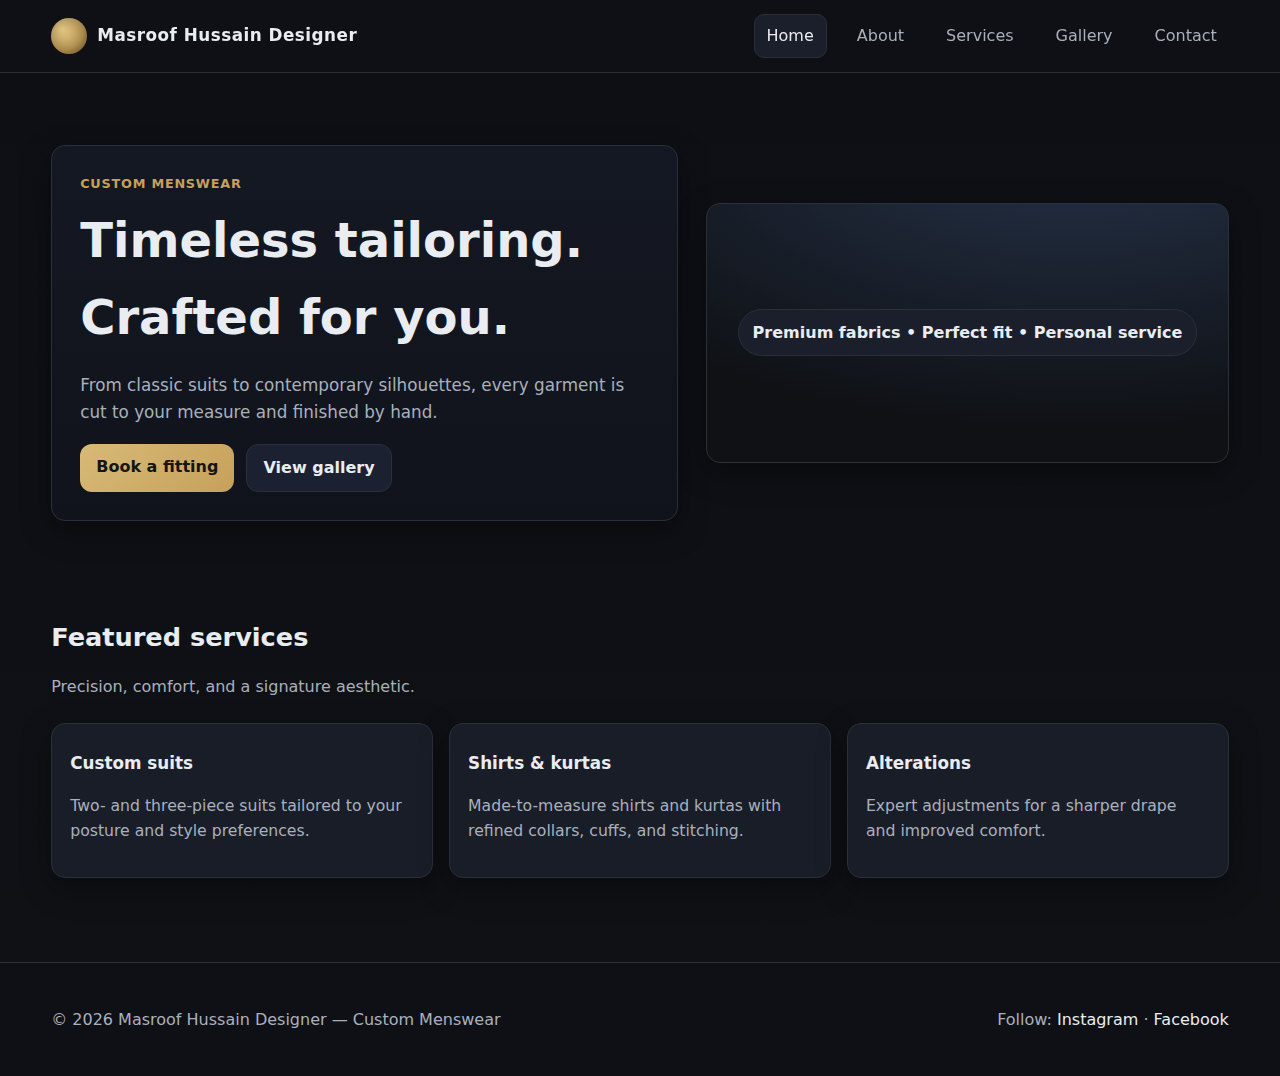
<file: website/index.html>
<!-- index.html -->
<!DOCTYPE html>
<html lang="en">
<head>
  <meta charset="UTF-8" />
  <meta name="viewport" content="width=device-width, initial-scale=1.0"/>
  <title>Masroof Hussain Designer — Custom Menswear</title>
  <link rel="stylesheet" href="style.css"/>
</head>
<body>
  <!-- Header -->
  <?!-- copy the shared header HTML here if no includes -->
  

  <header class="header">
    <div class="container nav">
      <a href="index.html" class="brand">
        <div class="brand-logo" aria-hidden="true"></div>
        <span>Masroof Hussain Designer</span>
      </a>
      <nav class="nav-links">
        <a data-nav href="index.html">Home</a>
        <a data-nav href="about.html">About</a>
        <a data-nav href="services.html">Services</a>
        <a data-nav href="gallery.html">Gallery</a>
        <a data-nav href="contact.html">Contact</a>
      </nav>
      <button class="menu-btn" data-menu-btn>Menu</button>
    </div>
    <div class="container mobile-nav" data-mobile-nav>
      <a data-nav href="index.html">Home</a>
      <a data-nav href="about.html">About</a>
      <a data-nav href="services.html">Services</a>
      <a data-nav href="gallery.html">Gallery</a>
      <a data-nav href="contact.html">Contact</a>
    </div>
  </header>

  <main>
    <section class="container hero">
      <div class="hero-card">
        <div class="eyebrow">Custom menswear</div>
        <h1 class="h1">Timeless tailoring. Crafted for you.</h1>
        <p class="lead">From classic suits to contemporary silhouettes, every garment is cut to your measure and finished by hand.</p>
        <div class="cta-row">
          <a class="btn btn-primary" href="contact.html">Book a fitting</a>
          <a class="btn" href="gallery.html">View gallery</a>
        </div>
      </div>
      <div class="hero-media">
        <span class="hero-tag">Premium fabrics • Perfect fit • Personal service</span>
      </div>
    </section>

    <section class="section">
      <div class="container">
        <h2>Featured services</h2>
        <p class="sub">Precision, comfort, and a signature aesthetic.</p>
        <div class="cards">
          <article class="card">
            <h3>Custom suits</h3>
            <p>Two- and three-piece suits tailored to your posture and style preferences.</p>
          </article>
          <article class="card">
            <h3>Shirts & kurtas</h3>
            <p>Made-to-measure shirts and kurtas with refined collars, cuffs, and stitching.</p>
          </article>
          <article class="card">
            <h3>Alterations</h3>
            <p>Expert adjustments for a sharper drape and improved comfort.</p>
          </article>
        </div>
      </div>
    </section>
  </main>

  <!-- Footer -->
  <footer class="footer">
    <div class="container">
      <div style="display:flex; flex-wrap:wrap; gap:10px; justify-content:space-between; align-items:center;">
        <p>© <span id="year"></span> Masroof Hussain Designer — Custom Menswear</p>
        <p>Follow: <a href="#">Instagram</a> · <a href="#">Facebook</a></p>
      </div>
    </div>
    <script>document.getElementById('year').textContent = new Date().getFullYear();</script>
  </footer>

  <script src="script.js"></script>
</body>
</html>
</file>
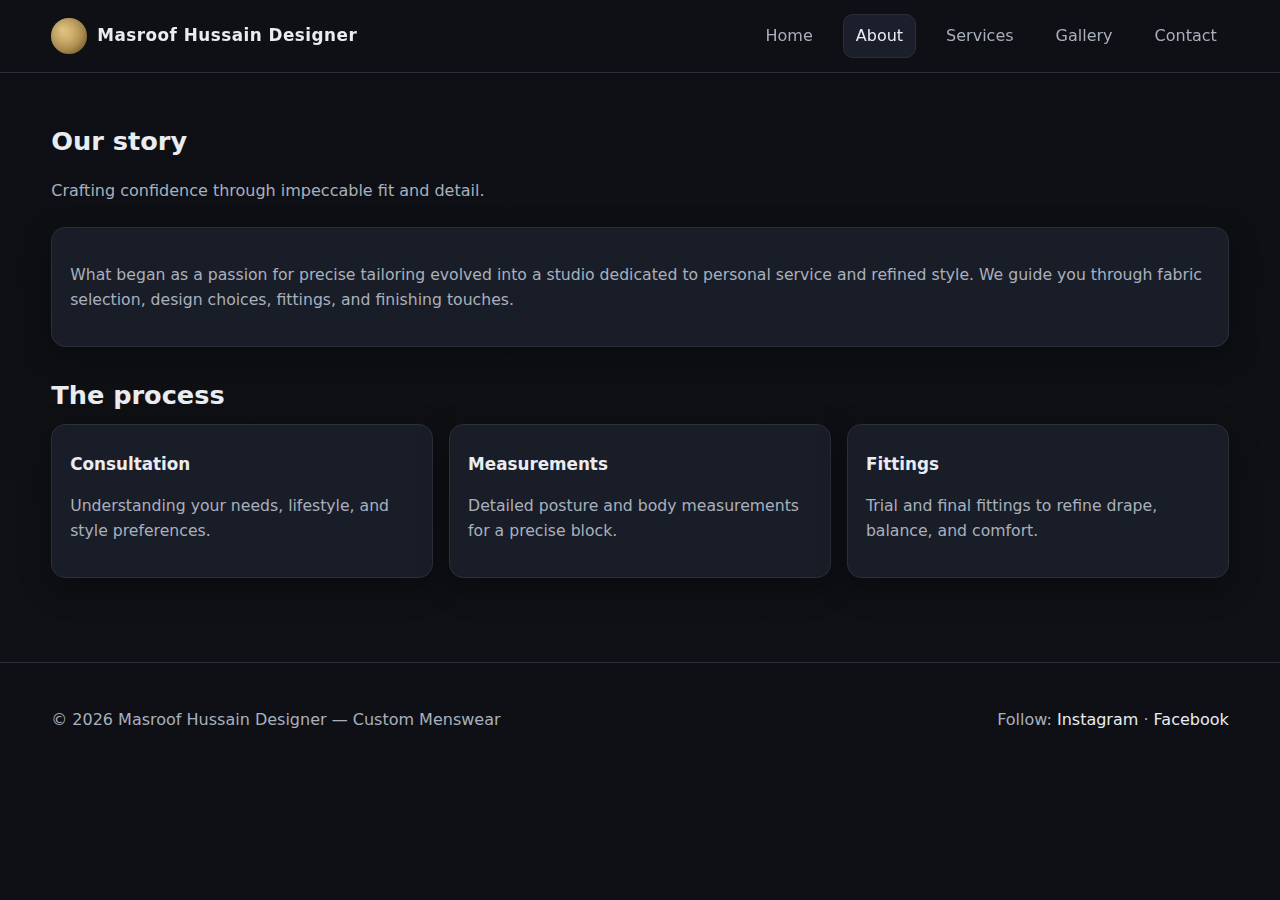
<file: website/about.html>
<!-- about.html -->
<!DOCTYPE html>
<html lang="en">
<head>
  <meta charset="UTF-8" />
  <meta name="viewport" content="width=device-width, initial-scale=1.0"/>
  <title>About — Masroof Hussain Designer</title>
  <link rel="stylesheet" href="style.css"/>
</head>
<body>
  <!-- Header -->
  <header class="header">
    <div class="container nav">
      <a href="index.html" class="brand"><div class="brand-logo"></div><span>Masroof Hussain Designer</span></a>
      <nav class="nav-links">
        <a data-nav href="index.html">Home</a>
        <a data-nav href="about.html">About</a>
        <a data-nav href="services.html">Services</a>
        <a data-nav href="gallery.html">Gallery</a>
        <a data-nav href="contact.html">Contact</a>
      </nav>
      <button class="menu-btn" data-menu-btn>Menu</button>
    </div>
    <div class="container mobile-nav" data-mobile-nav>
      <a data-nav href="index.html">Home</a>
      <a data-nav href="about.html">About</a>
      <a data-nav href="services.html">Services</a>
      <a data-nav href="gallery.html">Gallery</a>
      <a data-nav href="contact.html">Contact</a>
    </div>
  </header>

  <main class="section">
    <div class="container">
      <h2>Our story</h2>
      <p class="sub">Crafting confidence through impeccable fit and detail.</p>
      <div class="card">
        <p>What began as a passion for precise tailoring evolved into a studio dedicated to personal service and refined style. We guide you through fabric selection, design choices, fittings, and finishing touches.</p>
      </div>

      <h2 style="margin-top:28px;">The process</h2>
      <div class="cards">
        <article class="card">
          <h3>Consultation</h3>
          <p>Understanding your needs, lifestyle, and style preferences.</p>
        </article>
        <article class="card">
          <h3>Measurements</h3>
          <p>Detailed posture and body measurements for a precise block.</p>
        </article>
        <article class="card">
          <h3>Fittings</h3>
          <p>Trial and final fittings to refine drape, balance, and comfort.</p>
        </article>
      </div>
    </div>
  </main>

  <!-- Footer -->
  <footer class="footer">
    <div class="container">
      <div style="display:flex; flex-wrap:wrap; gap:10px; justify-content:space-between; align-items:center;">
        <p>© <span id="year"></span> Masroof Hussain Designer — Custom Menswear</p>
        <p>Follow: <a href="#">Instagram</a> · <a href="#">Facebook</a></p>
      </div>
    </div>
    <script>document.getElementById('year').textContent = new Date().getFullYear();</script>
  </footer>

  <script src="script.js"></script>
</body>
</html>
</file>
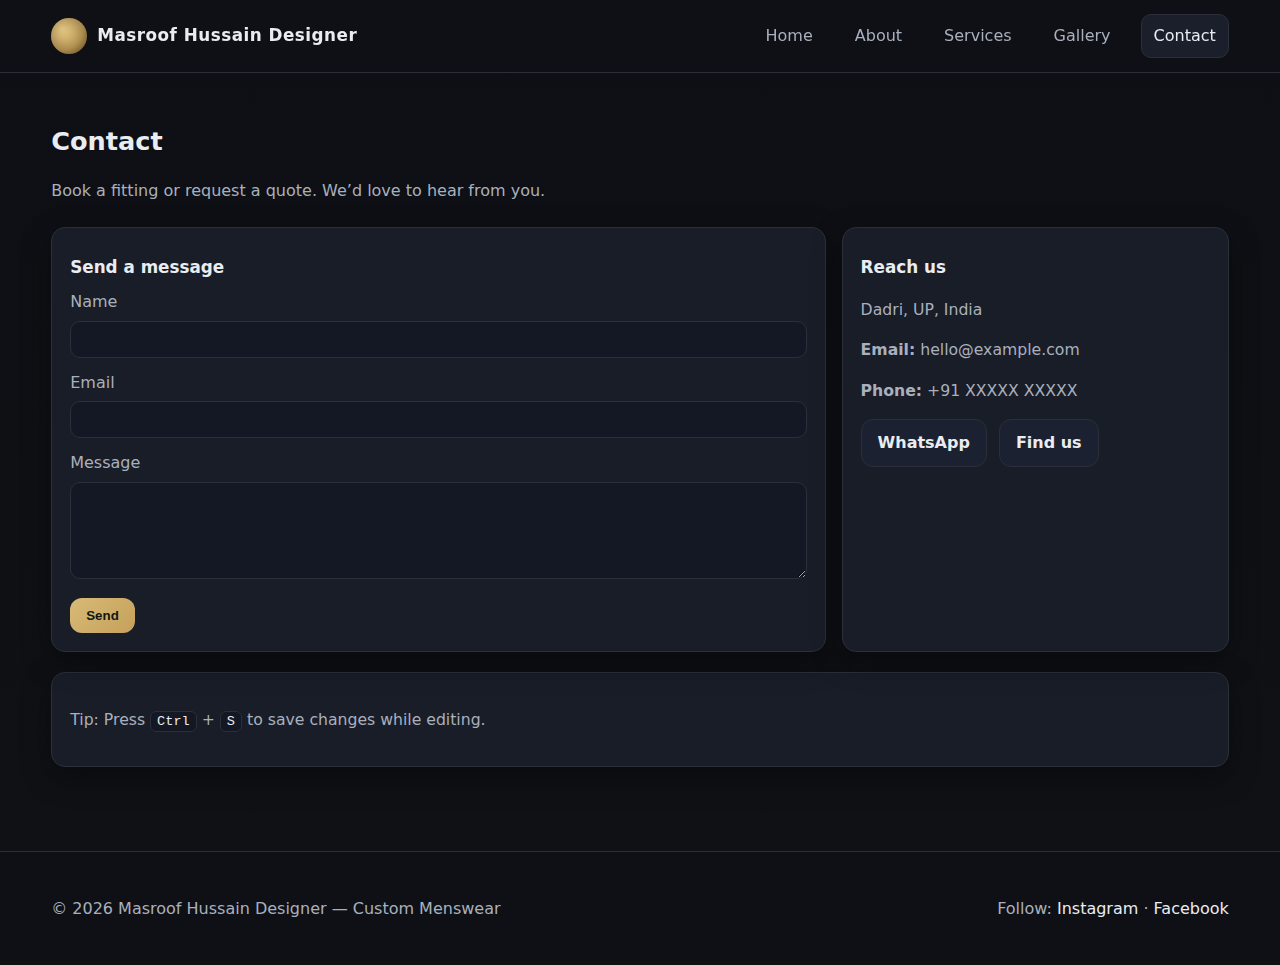
<file: website/contact.html>
<!-- contact.html -->
<!DOCTYPE html>
<html lang="en">
<head>
  <meta charset="UTF-8" />
  <meta name="viewport" content="width=device-width, initial-scale=1.0"/>
  <title>Contact — Masroof Hussain Designer</title>
  <link rel="stylesheet" href="style.css"/>
</head>
<body>
  <!-- Header -->
  <header class="header">
    <div class="container nav">
      <a href="index.html" class="brand"><div class="brand-logo"></div><span>Masroof Hussain Designer</span></a>
      <nav class="nav-links">
        <a data-nav href="index.html">Home</a>
        <a data-nav href="about.html">About</a>
        <a data-nav href="services.html">Services</a>
        <a data-nav href="gallery.html">Gallery</a>
        <a data-nav href="contact.html">Contact</a>
      </nav>
      <button class="menu-btn" data-menu-btn>Menu</button>
    </div>
    <div class="container mobile-nav" data-mobile-nav>
      <a data-nav href="index.html">Home</a>
      <a data-nav href="about.html">About</a>
      <a data-nav href="services.html">Services</a>
      <a data-nav href="gallery.html">Gallery</a>
      <a data-nav href="contact.html">Contact</a>
    </div>
  </header>

  <main class="section">
    <div class="container">
      <h2>Contact</h2>
      <p class="sub">Book a fitting or request a quote. We’d love to hear from you.</p>

      <div class="cards" style="grid-template-columns: 2fr 1fr;">
        <form class="card" onsubmit="event.preventDefault(); alert('Thanks! We will get back to you soon.');">
          <h3>Send a message</h3>
          <label class="muted" for="name">Name</label>
          <input id="name" name="name" required style="margin:6px 0 12px; width:100%; padding:10px; border-radius:10px; background:#141824; border:1px solid var(--border); color:var(--text);" />
          <label class="muted" for="email">Email</label>
          <input id="email" type="email" name="email" required style="margin:6px 0 12px; width:100%; padding:10px; border-radius:10px; background:#141824; border:1px solid var(--border); color:var(--text);" />
          <label class="muted" for="msg">Message</label>
          <textarea id="msg" name="message" rows="5" required style="margin:6px 0 12px; width:100%; padding:10px; border-radius:10px; background:#141824; border:1px solid var(--border); color:var(--text);"></textarea>
          <button class="btn btn-primary" type="submit">Send</button>
        </form>

        <aside class="card">
          <h3>Reach us</h3>
          <p class="muted">Dadri, UP, India</p>
          <p><strong>Email:</strong> <a href="mailto:hello@example.com">hello@example.com</a></p>
          <p><strong>Phone:</strong> <a href="tel:+91XXXXXXXXXX">+91 XXXXX XXXXX</a></p>
          <div class="cta-row" style="margin-top:10px;">
            <a class="btn" href="https://wa.me/91XXXXXXXXXX" target="_blank" rel="noopener">WhatsApp</a>
            <a class="btn" href="https://maps.google.com" target="_blank" rel="noopener">Find us</a>
          </div>
        </aside>
      </div>

      <div class="card" style="margin-top:20px;">
        <p class="muted">Tip: Press <span class="kbd">Ctrl</span> + <span class="kbd">S</span> to save changes while editing.</p>
      </div>
    </div>
  </main>

  <!-- Footer -->
  <footer class="footer">
    <div class="container">
      <div style="display:flex; flex-wrap:wrap; gap:10px; justify-content:space-between; align-items:center;">
        <p>© <span id="year"></span> Masroof Hussain Designer — Custom Menswear</p>
        <p>Follow: <a href="#">Instagram</a> · <a href="#">Facebook</a></p>
      </div>
    </div>
    <script>document.getElementById('year').textContent = new Date().getFullYear();</script>
  </footer>

  <script src="script.js"></script>
</body>
</html>
</file>
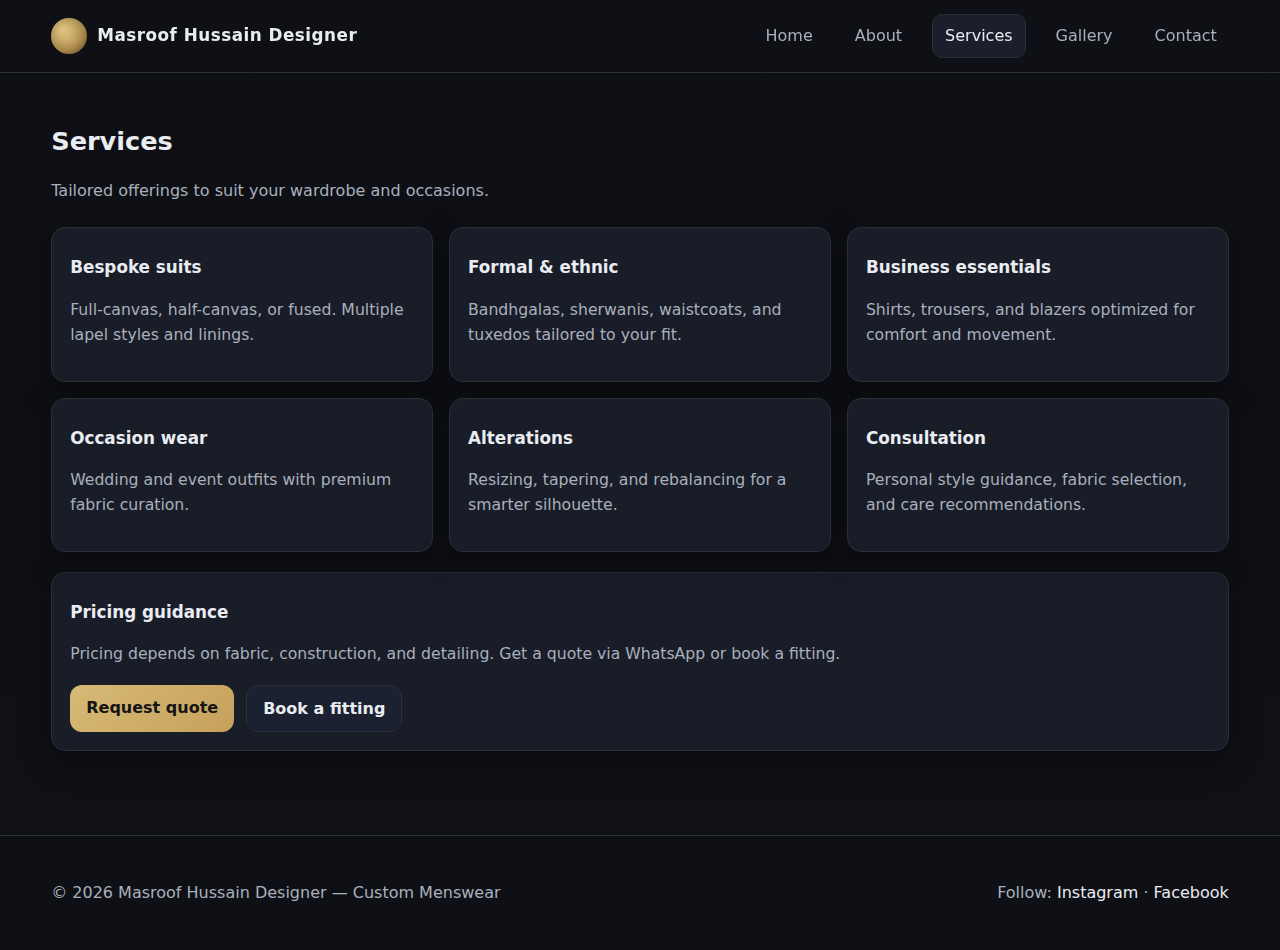
<file: website/services.html>
<!-- services.html -->
<!DOCTYPE html>
<html lang="en">
<head>
  <meta charset="UTF-8" />
  <meta name="viewport" content="width=device-width, initial-scale=1.0"/>
  <title>Services — Masroof Hussain Designer</title>
  <link rel="stylesheet" href="style.css"/>
</head>
<body>
  <!-- Header -->
  <header class="header">
    <div class="container nav">
      <a href="index.html" class="brand"><div class="brand-logo"></div><span>Masroof Hussain Designer</span></a>
      <nav class="nav-links">
        <a data-nav href="index.html">Home</a>
        <a data-nav href="about.html">About</a>
        <a data-nav href="services.html">Services</a>
        <a data-nav href="gallery.html">Gallery</a>
        <a data-nav href="contact.html">Contact</a>
      </nav>
      <button class="menu-btn" data-menu-btn>Menu</button>
    </div>
    <div class="container mobile-nav" data-mobile-nav>
      <a data-nav href="index.html">Home</a>
      <a data-nav href="about.html">About</a>
      <a data-nav href="services.html">Services</a>
      <a data-nav href="gallery.html">Gallery</a>
      <a data-nav href="contact.html">Contact</a>
    </div>
  </header>

  <main class="section">
    <div class="container">
      <h2>Services</h2>
      <p class="sub">Tailored offerings to suit your wardrobe and occasions.</p>

      <div class="cards">
        <article class="card">
          <h3>Bespoke suits</h3>
          <p>Full-canvas, half-canvas, or fused. Multiple lapel styles and linings.</p>
        </article>
        <article class="card">
          <h3>Formal & ethnic</h3>
          <p>Bandhgalas, sherwanis, waistcoats, and tuxedos tailored to your fit.</p>
        </article>
        <article class="card">
          <h3>Business essentials</h3>
          <p>Shirts, trousers, and blazers optimized for comfort and movement.</p>
        </article>
        <article class="card">
          <h3>Occasion wear</h3>
          <p>Wedding and event outfits with premium fabric curation.</p>
        </article>
        <article class="card">
          <h3>Alterations</h3>
          <p>Resizing, tapering, and rebalancing for a smarter silhouette.</p>
        </article>
        <article class="card">
          <h3>Consultation</h3>
          <p>Personal style guidance, fabric selection, and care recommendations.</p>
        </article>
      </div>

      <div class="card" style="margin-top:20px;">
        <h3>Pricing guidance</h3>
        <p class="muted">Pricing depends on fabric, construction, and detailing. Get a quote via WhatsApp or book a fitting.</p>
        <div class="cta-row">
          <a class="btn btn-primary" href="contact.html">Request quote</a>
          <a class="btn" href="contact.html">Book a fitting</a>
        </div>
      </div>
    </div>
  </main>

  <!-- Footer -->
  <footer class="footer">
    <div class="container">
      <div style="display:flex; flex-wrap:wrap; gap:10px; justify-content:space-between; align-items:center;">
        <p>© <span id="year"></span> Masroof Hussain Designer — Custom Menswear</p>
        <p>Follow: <a href="#">Instagram</a> · <a href="#">Facebook</a></p>
      </div>
    </div>
    <script>document.getElementById('year').textContent = new Date().getFullYear();</script>
  </footer>

  <script src="script.js"></script>
</body>
</html>
</file>
<file: website/style.css>
/* style.css */
:root {
  --bg: #0f1115;
  --bg-soft: #151821;
  --text: #e9ecf1;
  --muted: #a9b0bd;
  --accent: #c6a15b;   /* elegant gold */
  --accent-2: #2c6fb2; /* subtle navy accent */
  --card: #191d28;
  --border: #2a2f3a;
  --radius: 14px;
  --shadow: 0 10px 30px rgba(0,0,0,0.35);
}

* { box-sizing: border-box; }
html, body {
  margin: 0;
  padding: 0;
  color: var(--text);
  background: linear-gradient(180deg, #0d0f14 0%, #0f1115 100%);
  font-family: "Inter", system-ui, -apple-system, Segoe UI, Roboto, Arial, sans-serif;
  line-height: 1.6;
}

a { color: inherit; text-decoration: none; }
img { max-width: 100%; display: block; }

.container {
  width: min(1200px, 92%);
  margin: 0 auto;
}

/* Header / Nav */
.header {
  position: sticky; top: 0; z-index: 50;
  background: rgba(15,17,21,0.7);
  backdrop-filter: blur(8px);
  border-bottom: 1px solid var(--border);
}
.nav {
  display: flex; align-items: center; justify-content: space-between;
  padding: 14px 0;
}
.brand {
  display: flex; align-items: center; gap: 10px;
  font-weight: 700; letter-spacing: .5px;
}
.brand-logo {
  width: 36px; height: 36px; border-radius: 50%;
  background: radial-gradient(circle at 30% 30%, #f6d88f, #c6a15b 60%, #7c5a22);
  box-shadow: inset 0 0 20px rgba(0,0,0,0.3);
}
.brand span { font-size: 1.05rem; color: var(--text); }

.nav-links {
  display: flex; gap: 18px; align-items: center;
}
.nav-links a {
  padding: 8px 12px; border-radius: 10px; color: var(--muted);
  transition: all .2s ease;
}
.nav-links a:hover { color: var(--text); background: var(--bg-soft); }
.nav-links a.active {
  color: var(--text); background: #1a1f2b; border: 1px solid var(--border);
}

.menu-btn {
  display: none; background: none; border: 1px solid var(--border);
  color: var(--text); padding: 8px 12px; border-radius: 10px;
}

/* Hero */
.hero {
  padding: 72px 0 48px;
  display: grid; grid-template-columns: 1.2fr 1fr; gap: 28px; align-items: center;
}
.hero-card {
  background: linear-gradient(180deg, #141822, #10131b);
  border: 1px solid var(--border);
  border-radius: var(--radius);
  padding: 28px;
  box-shadow: var(--shadow);
}
.eyebrow { color: var(--accent); font-weight: 600; letter-spacing: .06em; text-transform: uppercase; font-size: .8rem; }
.h1 {
  font-size: clamp(2rem, 5vw, 3rem);
  margin: 8px 0 10px;
  font-weight: 800;
}
.lead { color: var(--muted); font-size: 1.05rem; }

.cta-row { display: flex; gap: 12px; margin-top: 18px; flex-wrap: wrap; }
.btn {
  padding: 10px 16px; border-radius: 12px; font-weight: 600;
  border: 1px solid var(--border);
  background: #1b2130; color: var(--text);
  transition: transform .15s ease, background .2s ease, border-color .2s ease;
}
.btn:hover { transform: translateY(-1px); background: #202739; border-color: #334; }
.btn-primary {
  background: linear-gradient(135deg, #d7ba76, #c6a15b);
  color: #151515; border: none;
}
.btn-primary:hover { filter: brightness(1.05); }

.hero-media {
  background: radial-gradient(1000px 500px at 70% -30%, #26334a 0%, transparent 60%), #0f1115;
  border-radius: var(--radius);
  border: 1px solid var(--border);
  box-shadow: var(--shadow);
  overflow: hidden;
  min-height: 260px;
  display: grid; place-items: center;
}
.hero-tag {
  background: #1a1f2b; color: var(--text);
  border: 1px solid var(--border);
  padding: 10px 14px; border-radius: 999px; font-weight: 600;
}

/* Sections */
.section { padding: 48px 0; }
.section h2 {
  font-size: 1.6rem; margin: 0 0 8px;
}
.section .sub { color: var(--muted); margin-bottom: 24px; }

.cards {
  display: grid; gap: 16px;
  grid-template-columns: repeat(3, 1fr);
}
.card {
  background: var(--card);
  border: 1px solid var(--border);
  border-radius: var(--radius);
  padding: 18px;
  box-shadow: var(--shadow);
}
.card h3 { margin: 8px 0; font-size: 1.05rem; }
.card p { color: var(--muted); font-size: .98rem; }

/* Gallery grid */
.grid {
  display: grid; gap: 12px;
  grid-template-columns: repeat(4, 1fr);
}
.thumb {
  border-radius: 12px; overflow: hidden;
  border: 1px solid var(--border);
  aspect-ratio: 4/5; background: #0f141c;
}

/* Footer */
.footer {
  border-top: 1px solid var(--border);
  background: #0e1016;
  padding: 28px 0; margin-top: 36px;
  color: var(--muted);
}
.footer a { color: var(--text); }

/* Utilities */
.muted { color: var(--muted); }
.kbd {
  padding: 2px 6px; border: 1px solid var(--border);
  border-radius: 6px; font-family: ui-monospace, SFMono-Regular, Menlo, monospace;
  font-size: .85rem; background: #141824; color: var(--text);
}

/* Responsive */
@media (max-width: 900px) {
  .hero { grid-template-columns: 1fr; }
  .cards { grid-template-columns: 1fr 1fr; }
  .grid { grid-template-columns: 1fr 1fr; }
}
@media (max-width: 640px) {
  .nav-links { display: none; }
  .menu-btn { display: inline-flex; }
  .cards { grid-template-columns: 1fr; }
  .grid { grid-template-columns: 1fr; }
}

/* Mobile menu */
.mobile-nav {
  display: none; flex-direction: column; gap: 8px; padding: 10px 0 18px;
}
.mobile-nav a {
  padding: 10px 12px; border-radius: 10px; background: #141824; border: 1px solid var(--border);
}
.mobile-nav.open { display: flex; }
</file>
